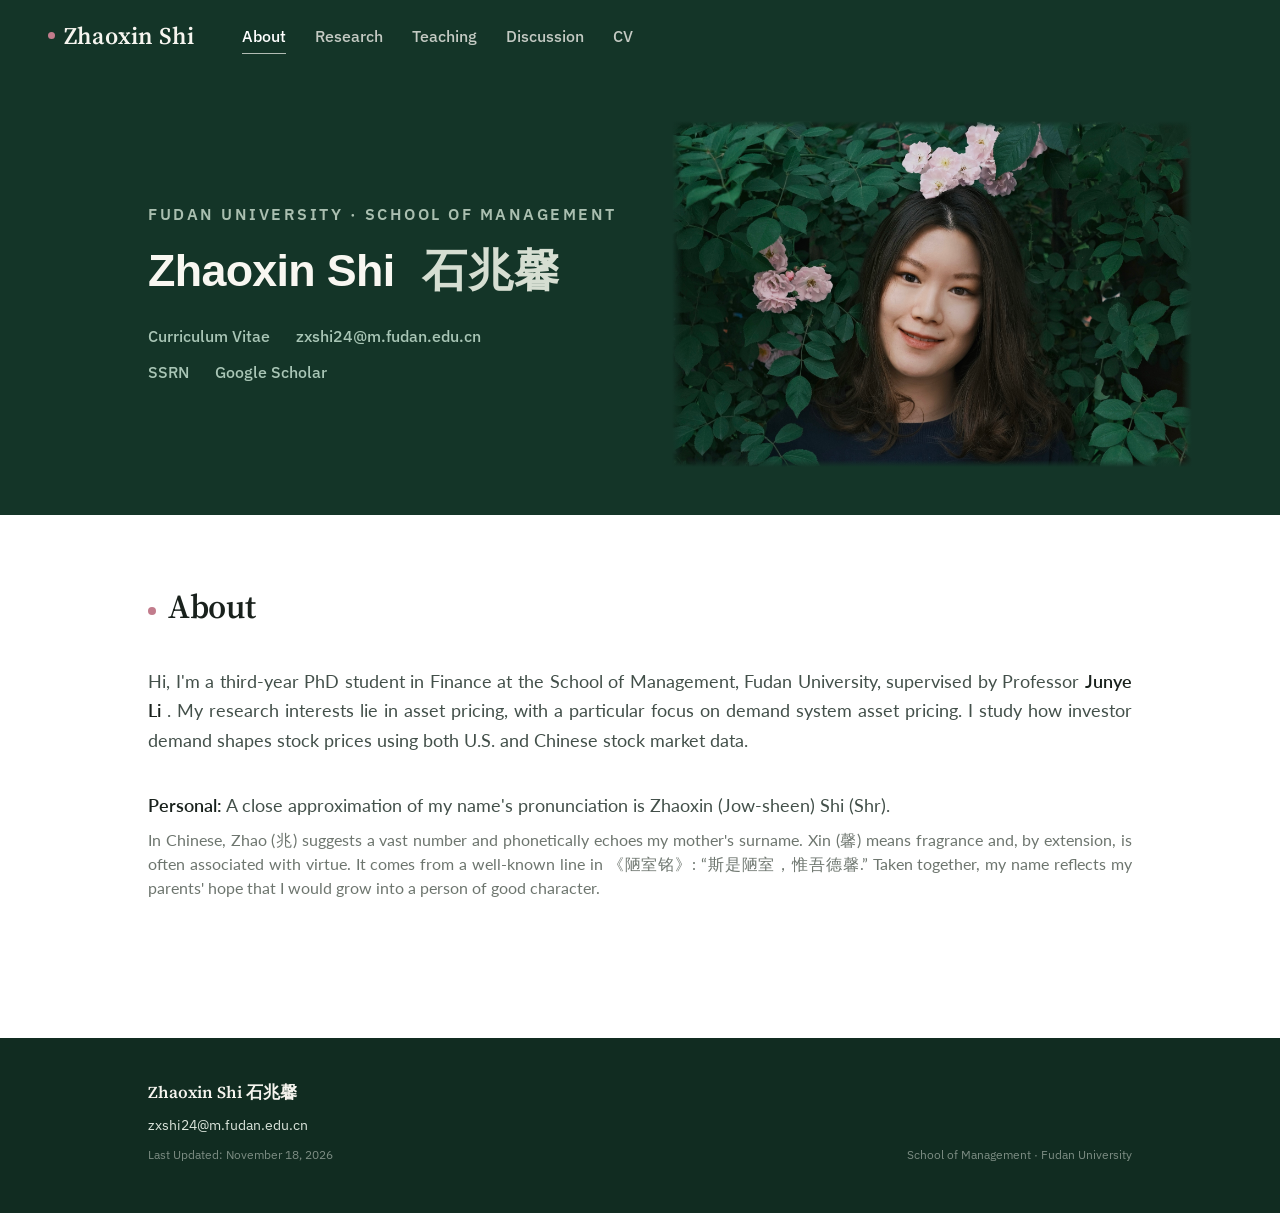
<file: index.html>
<!DOCTYPE html>

<html lang="en">

<head>

  <meta charset="UTF-8" />

  <meta
    name="viewport"
    content="width=device-width, initial-scale=1"
  />

  <title>Zhaoxin Shi</title>

  <meta
    name="description"
    content="Zhaoxin Shi is a Finance PhD student at the School of Management, Fudan University, working on demand system asset pricing."
  />

  <meta
    name="theme-color"
    content="#143528"
  />

  <meta
    property="og:type"
    content="website"
  />

  <meta
    property="og:title"
    content="Zhaoxin Shi 石兆馨"
  />

  <meta
    property="og:description"
    content="Finance PhD student at Fudan University. Research on demand system asset pricing."
  />

<link
  rel="icon"
  href="data:image/svg+xml,%3Csvg xmlns='http://www.w3.org/2000/svg' viewBox='0 0 32 32'%3E%3Ccircle cx='16' cy='16' r='16' fill='%23143528'/%3E%3Ctext x='16' y='21' text-anchor='middle' font-family='Arial,sans-serif' font-size='14' font-weight='700' fill='white'%3EZS%3C/text%3E%3C/svg%3E"
/>


  <!-- Google Fonts -->

  <link
    rel="preconnect"
    href="https://fonts.googleapis.com"
  />

  <link
    rel="preconnect"
    href="https://fonts.gstatic.com"
    crossorigin
  />

  <link
    href="https://fonts.googleapis.com/css2?family=IBM+Plex+Sans:wght@400;500;600&family=Lato:wght@300;400;700;900&family=Source+Serif+4:ital,opsz,wght@0,8..60,300;0,8..60,400;0,8..60,500;0,8..60,600;1,8..60,400&display=swap"
    rel="stylesheet"
/>


  <!-- Shared stylesheet -->

  <link
    rel="stylesheet"
    href="styles.css"
  />

</head>


<body>


<!-- =======================================================
     NAVIGATION
     ======================================================= -->

<nav
  class="nav"
  id="nav"
>

  <a
    class="nav__brand"
    href="index.html"
  >

    <span class="nav__dot"></span>

    Zhaoxin Shi

  </a>


  <div class="nav__links">

    <a
      class="active"
      href="#about"
      aria-current="page"
    >
      About
    </a>

    <a href="research.html">
      Research
    </a>

    <a href="teaching.html">
      Teaching
    </a>

    <a href="discussion.html">
      Discussion
    </a>

   <a href="/CV_ZhaoxinSHI.pdf" target="_blank" rel="noopener">
    CV
   </a>

  </div>

</nav>



<!-- =======================================================
     HERO
     ======================================================= -->
<header class="hero">
  <div class="wrap">
    <div class="hero__grid">

      <!-- LEFT: name and links -->
      <div class="hero__text">
        <div class="eyebrow hero__eyebrow">
          Fudan University · School of Management
        </div>

        <h1 class="hero__name">
          Zhaoxin Shi <span class="cn">石兆馨</span>
        </h1>

        <div class="hero__links">
          <div class="hero__linkrow">
            <a href="/CV_ZhaoxinSHI.pdf" target="_blank" rel="noopener">
              Curriculum Vitae
            </a>
            <a href="mailto:zxshi24@m.fudan.edu.cn">zxshi24@m.fudan.edu.cn</a>
          </div>

          <div class="hero__linkrow">
            <a
              href="https://papers.ssrn.com/sol3/cf_dev/AbsByAuth.cfm?per_id=5998875"
              target="_blank"
              rel="noopener"
            >SSRN</a>

            <!-- Replace the URL below with your Google Scholar profile URL. -->
            <a href="https://scholar.google.com/citations?user=KwVKZWcAAAAJ&hl=en"
               target="_blank"
               rel="noopener noreferrer">
                Google Scholar
            </a>
          </div>
        </div>
      </div>

      <!-- RIGHT: portrait -->
      <figure class="hero__figure">
        <div class="photo">
          <span class="photo__mono">ZS</span>
          <img
            src="zhaoxin_shi.JPG"
            alt="Zhaoxin Shi"
            onerror="this.style.display='none'"
          />
        </div>
      </figure>

    </div>
  </div>
</header>


<!-- =======================================================
     ABOUT
     ======================================================= -->

<main>

  <section
    id="about"
    class="section section--first"
  >

    <div class="wrap">


      <div class="section__head">

        <span class="marker"></span>

        <h2 class="section__title">
          About
        </h2>

      </div>


      <div class="about__body">

        <!-- Academic introduction -->
        <p>
          Hi, I'm a third-year PhD student in Finance at the
          School of Management, Fudan University, supervised by Professor
          <a
            href="https://junye-li.github.io/"
            target="_blank"
            rel="noopener"
          >
            <strong>Junye Li</strong>
          </a>.
         My research interests lie in asset pricing, with a particular focus on demand system asset pricing. 
          I study how investor demand shapes stock prices using both U.S. and Chinese stock market data.
        </p>
      
      
        <!-- Personal -->
        <div class="personal-block">
      
          <p>
            <strong>Personal:</strong>
            A close approximation of my name's pronunciation is
            Zhaoxin (Jow-sheen) Shi (Shr).
          </p>
      
          <p class="name-note">
            In Chinese, Zhao (兆) suggests a vast number and phonetically echoes my mother's
            surname. Xin (馨) means fragrance and, by extension, is often associated
            with virtue. It comes from a well-known line in
            《陋室铭》: “斯是陋室，惟吾德馨.” Taken together, my name reflects my
            parents' hope that I would grow into a person of good character.
          </p>
      
        </div>
      
      </div>

  </section>

</main>



<!-- =======================================================
     FOOTER
     ======================================================= -->

     <div id="site-footer"></div>



<script src="script.js"></script>

</body>

</html>
</file>
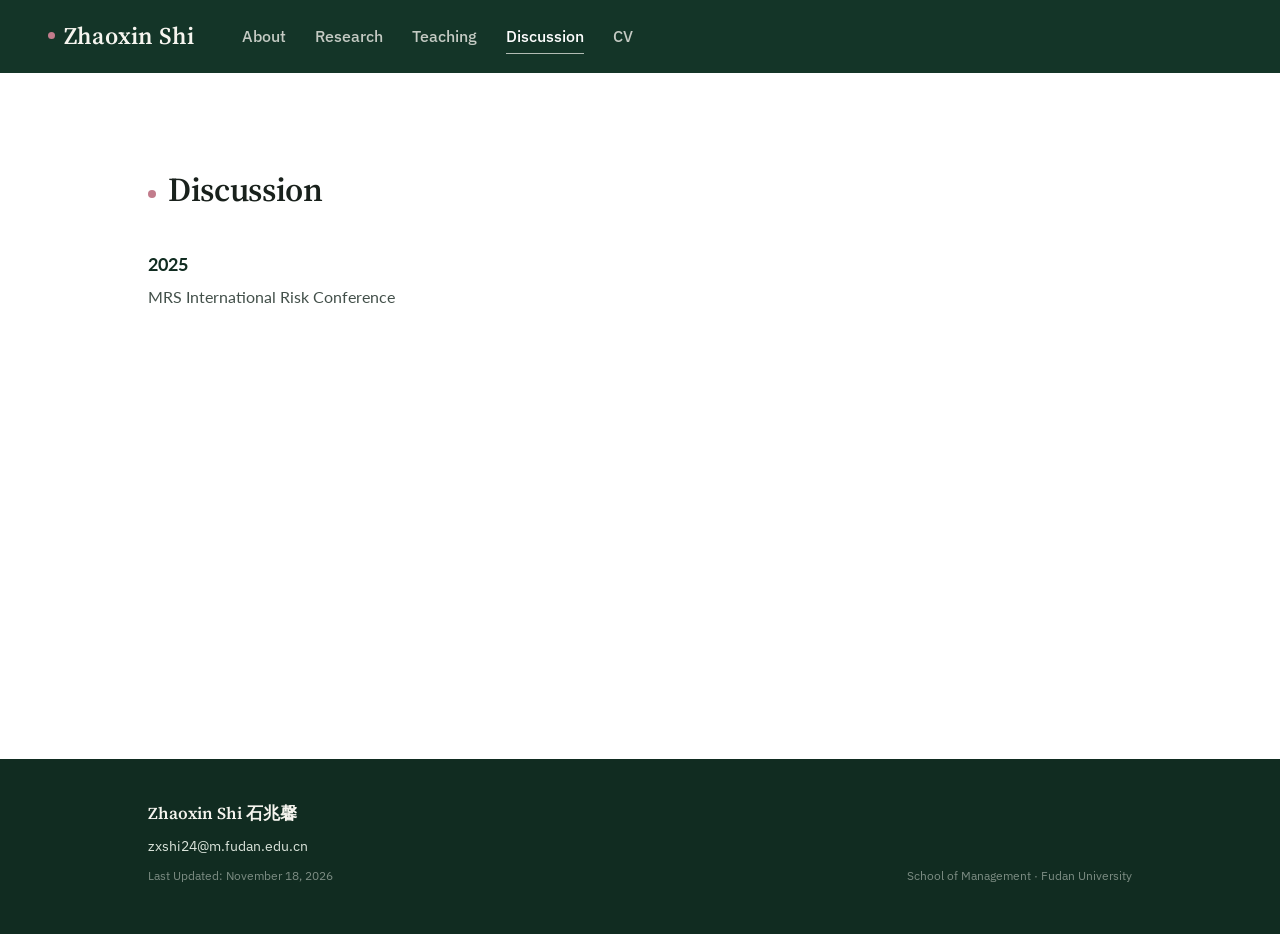
<file: discussion.html>
<!DOCTYPE html>

<html lang="en">

<head>

  <meta charset="UTF-8" />

  <meta
    name="viewport"
    content="width=device-width, initial-scale=1"
  />

  <title>Discussion | Zhaoxin Shi</title>


  <link
    rel="preconnect"
    href="https://fonts.googleapis.com"
  />

  <link
    rel="preconnect"
    href="https://fonts.gstatic.com"
    crossorigin
  />

  <link
  rel="icon"
  href="data:image/svg+xml,%3Csvg xmlns='http://www.w3.org/2000/svg' viewBox='0 0 32 32'%3E%3Ccircle cx='16' cy='16' r='16' fill='%23143528'/%3E%3Ctext x='16' y='21' text-anchor='middle' font-family='Arial,sans-serif' font-size='14' font-weight='700' fill='white'%3EZS%3C/text%3E%3C/svg%3E"
/>


  <link
    href="https://fonts.googleapis.com/css2?family=IBM+Plex+Sans:wght@400;500;600&family=Lato:wght@300;400;700;900&family=Source+Serif+4:ital,opsz,wght@0,8..60,300;0,8..60,400;0,8..60,500;0,8..60,600;1,8..60,400&display=swap"
    rel="stylesheet"
/>

  <link
    rel="stylesheet"
    href="styles.css"
  />

</head>


<body>


<nav class="nav nav--page">

  <a
    class="nav__brand"
    href="index.html"
  >

    <span class="nav__dot"></span>

    Zhaoxin Shi

  </a>


  <div class="nav__links">

    <a href="index.html#about">
      About
    </a>

    <a href="research.html">
      Research
    </a>

    <a href="teaching.html">
      Teaching
    </a>

    <a
      class="active"
      href="discussion.html"
      aria-current="page"
    >
      Discussion
    </a>

    <a href="/CV_ZhaoxinSHI.pdf" target="_blank" rel="noopener">
      CV
    </a>

  </div>

</nav>


<main class="page">

    <div class="wrap">
  
      <!-- Same format as About -->
      <div class="section__head">
        <span class="marker"></span>
        <h1 class="section__title">Discussion</h1>
      </div>
  
  
      <div class="discussion-list">
  
        <div class="discussion-year">
          2025
        </div>
  
        <p class="discussion-item">
          MRS International Risk Conference
        </p>
  
      </div>
  
    </div>
  
  </main>


<!-- FOOTER -->
<div id="site-footer"></div>


<script src="script.js"></script>

</body>

</html>
</file>
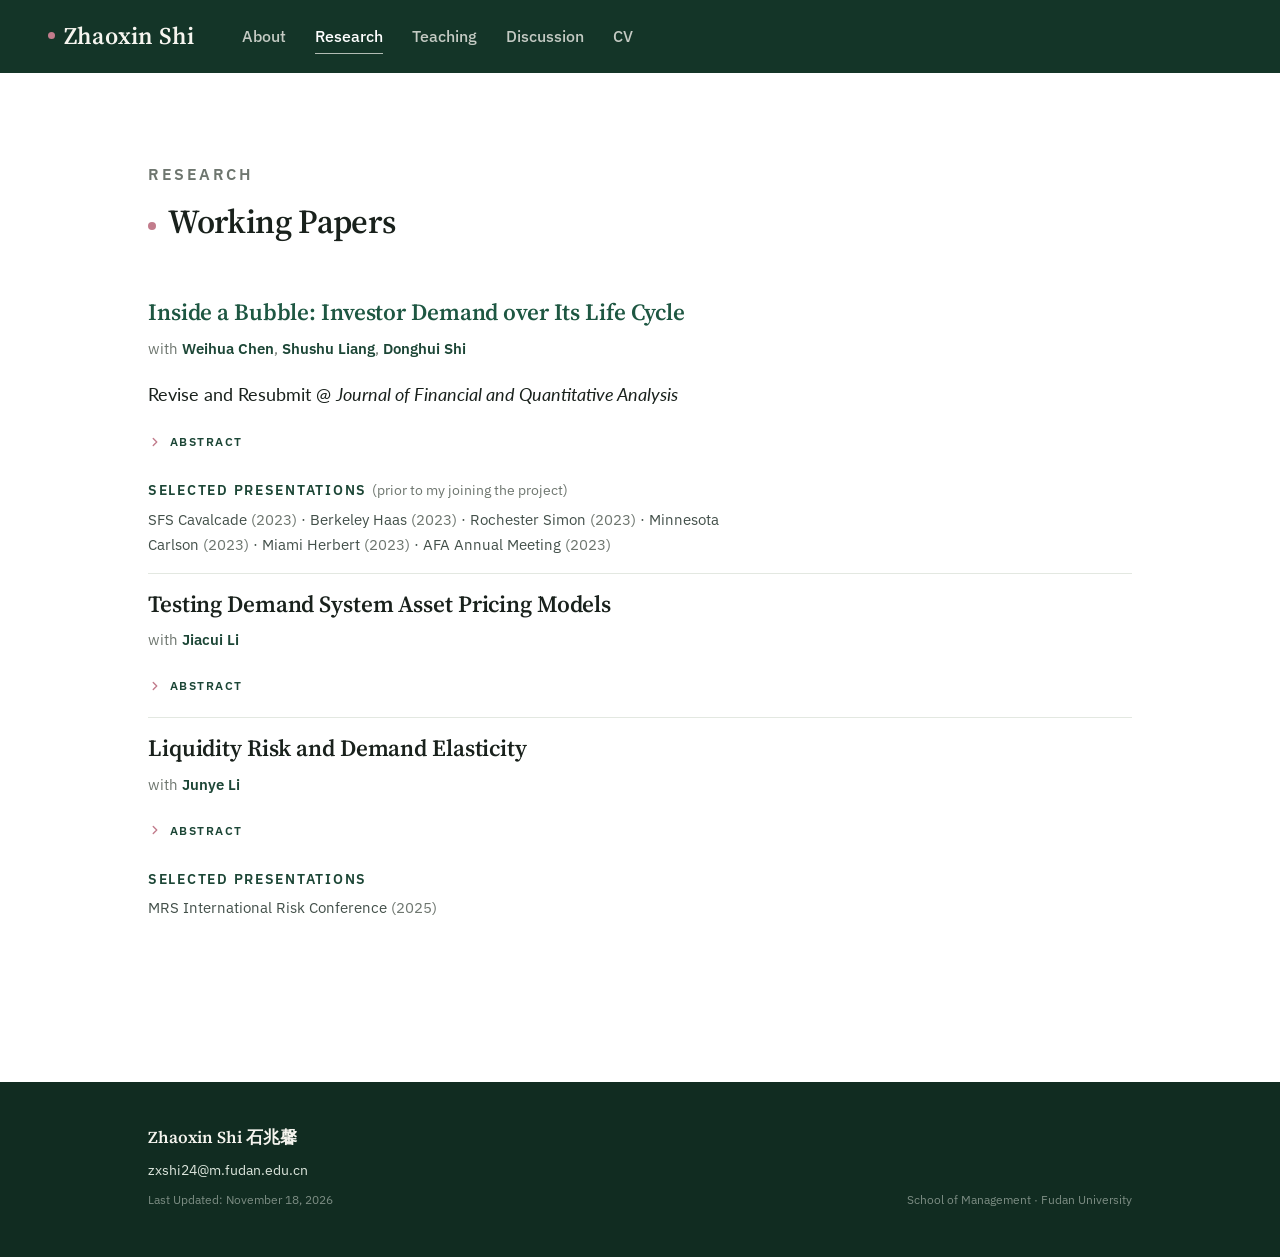
<file: research.html>
<!DOCTYPE html>

<html lang="en">

<head>

  <meta charset="UTF-8" />

  <meta
    name="viewport"
    content="width=device-width, initial-scale=1"
  />

  <title>Research | Zhaoxin Shi</title>

  <meta
    name="description"
    content="Research by Zhaoxin Shi in demand system asset pricing, liquidity, and asset price bubbles."
  />


  <link
    rel="preconnect"
    href="https://fonts.googleapis.com"
  />

  <link
    rel="preconnect"
    href="https://fonts.gstatic.com"
    crossorigin
  />

   <link
  rel="icon"
  href="data:image/svg+xml,%3Csvg xmlns='http://www.w3.org/2000/svg' viewBox='0 0 32 32'%3E%3Ccircle cx='16' cy='16' r='16' fill='%23143528'/%3E%3Ctext x='16' y='21' text-anchor='middle' font-family='Arial,sans-serif' font-size='14' font-weight='700' fill='white'%3EZS%3C/text%3E%3C/svg%3E"
/>


  <link
    href="https://fonts.googleapis.com/css2?family=IBM+Plex+Sans:wght@400;500;600&family=Lato:wght@300;400;700;900&family=Source+Serif+4:ital,opsz,wght@0,8..60,300;0,8..60,400;0,8..60,500;0,8..60,600;1,8..60,400&display=swap"
    rel="stylesheet"
/>

  <link
    rel="stylesheet"
    href="styles.css"
  />

</head>


<body>


<!-- NAVIGATION -->

<nav class="nav nav--page">

  <a
    class="nav__brand"
    href="index.html"
  >

    <span class="nav__dot"></span>

    Zhaoxin Shi

  </a>


  <div class="nav__links">

    <a href="index.html#about">
      About
    </a>

    <a
      class="active"
      href="research.html"
      aria-current="page"
    >
      Research
    </a>

    <a href="teaching.html">
      Teaching
    </a>

    <a href="discussion.html">
      Discussion
    </a>

    <a href="/CV_ZhaoxinSHI.pdf" target="_blank" rel="noopener">
      CV
    </a>

  </div>

</nav>



<!-- PAGE -->

<main class="page">

  <div class="wrap">


    <div class="page__head">

      <div class="eyebrow page__eyebrow">
        Research
      </div>

      <div class="section__head">
        <span class="marker"></span>
        <h1 class="section__title">Working Papers</h1>
      </div>

    </div>



    <div class="papers">


      <!-- =================================================
           PAPER 1
           ================================================= -->

      <article class="paper">

        <h2 class="paper__title">
            <a
                href="https://papers.ssrn.com/sol3/papers.cfm?abstract_id=4449905"
                target="_blank"
                rel="noopener"
            >
                Inside a Bubble: Investor Demand over Its Life Cycle
            </a>
          </h2>


          <p class="paper__authors">
            with
            <span class="author-name">Weihua Chen</span>,
            <span class="author-name">Shushu Liang</span>,
            <span class="author-name">Donghui Shi</span>
          </p>

        <p>
            Revise and Resubmit @ <em>Journal of Financial and Quantitative Analysis</em>
        </p>


        <!-- ABSTRACT -->

        <div class="field">

          <details class="abstract">

            <summary>

              <svg
                class="chev"
                viewBox="0 0 24 24"
                fill="none"
                stroke="currentColor"
                stroke-width="2.4"
                stroke-linecap="round"
                stroke-linejoin="round"
              >

                <path d="m9 18 6-6-6-6"/>

              </svg>

              Abstract

            </summary>


            <p class="field__text">

            What is the relative importance of different bubble mechanisms over the life cycle of a bubble? Using account-level data covering 18 million retail accounts and all institutions at a major stock exchange and a demand system adapted to the Chinese market, we find that the 2015 stock market bubble begins with changes in stock characteristics. Both decomposition and counterfactual analyses show that retail trading —through new investor participation and leveraged trading —plays an important role during the bubble boom-bust. Our results accord with the classic narrative of Kindleberger (1978) and offer insights into other bubble episodes.

            </p>

          </details>

        </div>



        <!-- PRESENTATIONS -->

        <div class="field">

          <span class="label field__label">

            Selected presentations

            <span
              style="
                font-weight:400;
                text-transform:none;
                letter-spacing:0;
                color:var(--muted);
              "
            >
              (prior to my joining the project)
            </span>

          </span>


          <p class="conf">

            SFS Cavalcade
            <span class="yr">(2023)</span>

            · Berkeley Haas
            <span class="yr">(2023)</span>

            · Rochester Simon
            <span class="yr">(2023)</span>

            · Minnesota Carlson
            <span class="yr">(2023)</span>

            · Miami Herbert
            <span class="yr">(2023)</span>

            · AFA Annual Meeting
            <span class="yr">(2023)</span>

          </p>

        </div>

      </article>


     <!-- =================================================
           PAPER 2
           ================================================= -->

      <article class="paper">

        <h2 class="paper__title">
          Testing Demand System Asset Pricing Models
        </h2>


          <p class="paper__authors">
            with <span class="author-name">Jiacui Li</span>
          </p>



        <!-- ABSTRACT -->

        <div class="field">

          <details class="abstract">

            <summary>

              <svg
                class="chev"
                viewBox="0 0 24 24"
                fill="none"
                stroke="currentColor"
                stroke-width="2.4"
                stroke-linecap="round"
                stroke-linejoin="round"
              >

                <path d="m9 18 6-6-6-6"/>

              </svg>

              Abstract

            </summary>


            <p class="field__text">

             We provide the first systematic out-of-sample evaluation of demand system asset pricing
models, with a particular focus on the Koijen and Yogo (2019) model in U.S. stocks. When
comparing model-implied elasticities with price multipliers estimated from plausibly exogenous 
              shocks, we find that the two match well in time-series variation and in part in their
variation across stocks. When estimating the model on a subset of the data and evaluating
              out of sample, we find that the model outperforms reduced-form models in explaining
price levels and changes. When sequentially reducing the richness of data inputs or relaxing
model restrictions, we find that most of the improvement comes from incorporating holdings
data, while imposing additional model structure yields smaller gains. These tests help identify
              room for improvement and provide empirical benchmarks for evaluating future demand system models.

            </p>

          </details>

        </div>


      </article>



      <!-- =================================================
           PAPER 3
           ================================================= -->

      <article class="paper">

        <h2 class="paper__title">
          Liquidity Risk and Demand Elasticity
        </h2>


          <p class="paper__authors">
            with <span class="author-name">Junye Li</span>
          </p>



        <!-- ABSTRACT -->

        <div class="field">

          <details class="abstract">

            <summary>

              <svg
                class="chev"
                viewBox="0 0 24 24"
                fill="none"
                stroke="currentColor"
                stroke-width="2.4"
                stroke-linecap="round"
                stroke-linejoin="round"
              >

                <path d="m9 18 6-6-6-6"/>

              </svg>

              Abstract

            </summary>


            <p class="field__text">

              Building on the recently developed demand system
              asset pricing theory, we offer a novel
              explanation for liquidity risk from the
              perspective of investor demand. Using demand
              elasticity as a proxy of investor demand, we
              theoretically establish a negative relationship
              between demand elasticity and liquidity risk,
              which is subsequently supported by empirical
              evidence. Our findings show that liquidity risk,
              measured by the bid-ask spread or Amihud
              illiquidity, decreases monotonically as demand
              elasticity increases, and this relationship
              remains robust to various controls. Furthermore,
              we demonstrate that demand elasticity, as a key
              driver of liquidity risk, exhibits robust
              predictive power for stock returns, compared to
              traditional liquidity risk measures.

            </p>

          </details>

        </div>



        <!-- PRESENTATIONS -->

        <div class="field">

          <span class="label field__label">
            Selected presentations
          </span>


          <p class="conf">

            MRS International Risk Conference

            <span class="yr">
              (2025)
            </span>

          </p>

        </div>


      </article>


    </div>


  </div>

</main>



<!-- FOOTER -->

<div id="site-footer"></div>


<script src="script.js"></script>

</body>

</html>
</file>
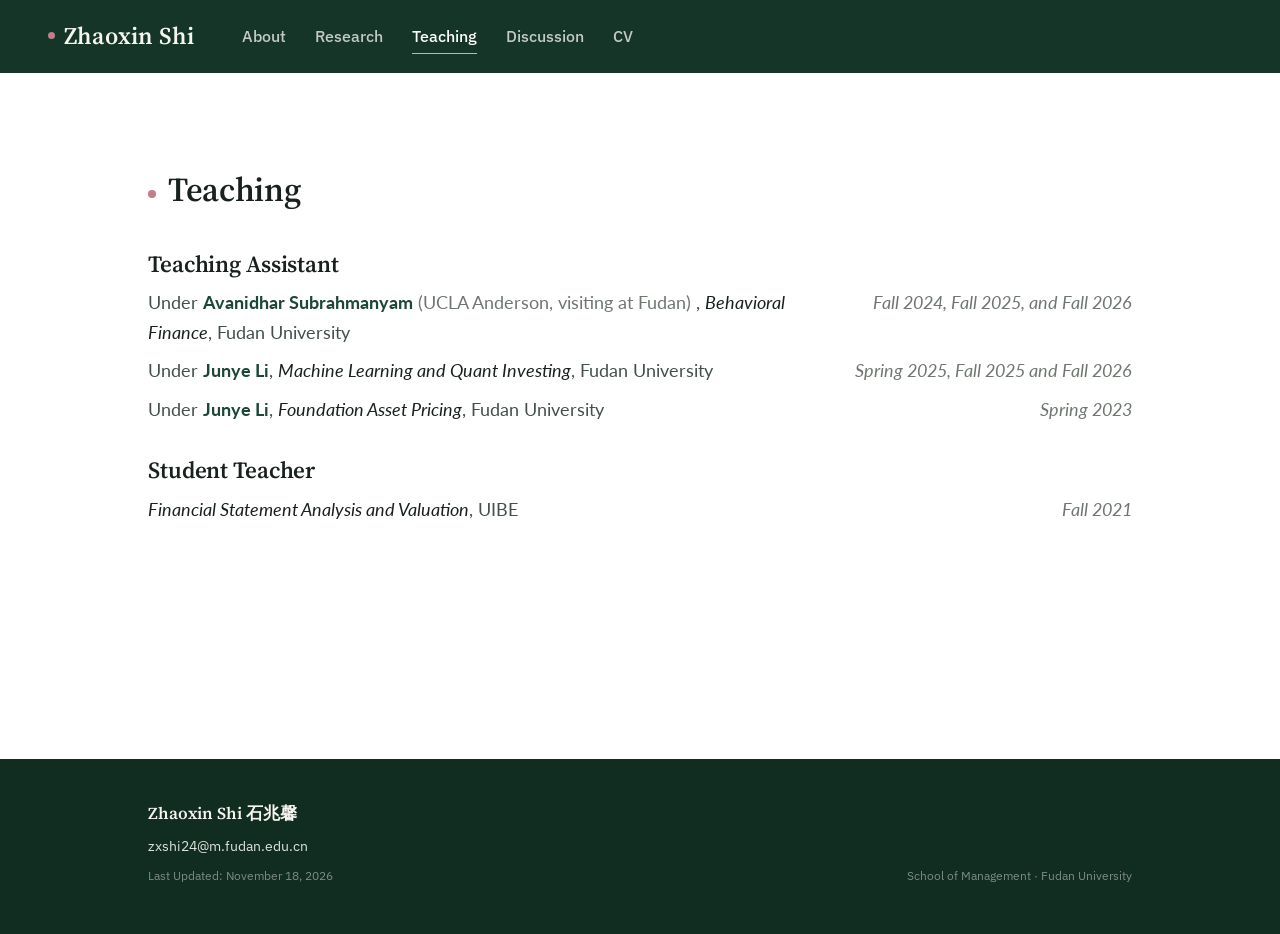
<file: teaching.html>
<!DOCTYPE html>

<html lang="en">

<head>

  <meta charset="UTF-8" />

  <meta
    name="viewport"
    content="width=device-width, initial-scale=1"
  />

  <title>Teaching | Zhaoxin Shi</title>


  <link
    rel="preconnect"
    href="https://fonts.googleapis.com"
  />

  <link
    rel="preconnect"
    href="https://fonts.gstatic.com"
    crossorigin
  />

 <link
  rel="icon"
  href="data:image/svg+xml,%3Csvg xmlns='http://www.w3.org/2000/svg' viewBox='0 0 32 32'%3E%3Ccircle cx='16' cy='16' r='16' fill='%23143528'/%3E%3Ctext x='16' y='21' text-anchor='middle' font-family='Arial,sans-serif' font-size='14' font-weight='700' fill='white'%3EZS%3C/text%3E%3C/svg%3E"
/>


  <link
    href="https://fonts.googleapis.com/css2?family=IBM+Plex+Sans:wght@400;500;600&family=Lato:wght@300;400;700;900&family=Source+Serif+4:ital,opsz,wght@0,8..60,300;0,8..60,400;0,8..60,500;0,8..60,600;1,8..60,400&display=swap"
    rel="stylesheet"
/>

  <link
    rel="stylesheet"
    href="styles.css"
  />

</head>


<body>


<nav class="nav nav--page">

  <a
    class="nav__brand"
    href="index.html"
  >

    <span class="nav__dot"></span>

    Zhaoxin Shi

  </a>


  <div class="nav__links">

    <a href="index.html#about">
      About
    </a>

    <a href="research.html">
      Research
    </a>

    <a
      class="active"
      href="teaching.html"
      aria-current="page"
    >
      Teaching
    </a>

    <a href="discussion.html">
      Discussion
    </a>

    <a href="/CV_ZhaoxinSHI.pdf" target="_blank" rel="noopener">
      CV
    </a>

  </div>

</nav>



<main class="page">

    <div class="wrap">
  
      <!-- Same heading format as About -->
      <div class="section__head">
        <span class="marker"></span>
        <h1 class="section__title">Teaching</h1>
      </div>
  
  
      <div class="teaching">
  
  
        <!-- Teaching Assistant -->
        <section class="teaching__group">
  
            <h2 class="paper__title teaching__heading">
                Teaching Assistant
              </h2>
  
  
          <div class="teaching__row">
  
            <div class="teaching__description">
              Under <strong>Avanidhar Subrahmanyam</strong>
              <span class="teaching__affiliation">
                (UCLA Anderson, visiting at Fudan)
              </span>,
              <em>Behavioral Finance</em>, Fudan University
            </div>
  
            <div class="teaching__date">
              Fall 2024, Fall 2025, and Fall 2026
            </div>
  
          </div>
  
  
          <div class="teaching__row">
  
            <div class="teaching__description">
              Under <strong>Junye Li</strong>,
              <em>Machine Learning and Quant Investing</em>,
              Fudan University
            </div>
  
            <div class="teaching__date">
              Spring 2025, Fall 2025 and Fall 2026
            </div>
  
          </div>
  
  
          <div class="teaching__row">
  
            <div class="teaching__description">
              Under <strong>Junye Li</strong>,
              <em>Foundation Asset Pricing</em>,
              Fudan University
            </div>
  
            <div class="teaching__date">
              Spring 2023
            </div>
  
          </div>
  
        </section>
  
        
  
        <!-- Student Teacher -->
        <section class="teaching__group">
  
            <h2 class="paper__title teaching__heading">
                Student Teacher
              </h2>
  
  
          <div class="teaching__row">
  
            <div class="teaching__description">
              <em>Financial Statement Analysis and Valuation</em>,
              UIBE
            </div>
  
            <div class="teaching__date">
              Fall 2021
            </div>
  
          </div>
  
        </section>
  
  
      </div>
  
    </div>
  
  </main>


<!-- FOOTER -->
<div id="site-footer"></div>


<script src="script.js"></script>

</body>

</html>
</file>
<file: styles.css>
/* =========================================================
   FONTS / COLORS / GLOBAL SETTINGS
   ========================================================= */

   :root{
    --paper:#FFFFFF;
    --paper-2:#F4F6F2;
  
    --ink:#19211C;
    --ink-soft:#43504A;
    --muted:#6E766F;
  
    --green:#1C4636;
    --green-deep:#112C21;
    --green-lit:#2C6B50;
  
    --link:#1E5742;
    --line:#E3E8E1;
  
    --rose:#C27C8C;
    --rose-soft:#E1BFC8;
  
    /* English name */
    --name-font:"Verdana", Arial, sans-serif;

    /* Body font */
    --body-font:"Lato", Arial, sans-serif;
  
    /* Main serif */
    --serif:"Source Serif 4", Georgia, "Lato", serif;
  
    /* Navigation / labels */
    --sans:"IBM Plex Sans", system-ui, -apple-system,
           "Segoe UI", Roboto, sans-serif;
  
    --measure:66ch;
    --maxw:1080px;
  }
  
  
  /* =========================================================
     GLOBAL
     ========================================================= */
  
  *{
    box-sizing:border-box;
  }
  
  html{
    scroll-behavior:smooth;
  }
  
  body{
    margin:0;
  
    background:var(--paper);
    color:var(--ink);
  
    font-family:var(--body-font);
    font-size:18px;
    line-height:1.65;
  
    -webkit-font-smoothing:antialiased;
    text-rendering:optimizeLegibility;
  }
  
  a{
    color:var(--link);
    text-decoration:none;
  }
  
  ::selection{
    background:var(--rose-soft);
    color:var(--green-deep);
  }
  
  
  /* =========================================================
     GENERAL WRAPPER
     ========================================================= */
  
  .wrap{
    max-width:var(--maxw);
    margin:0 auto;
    padding:0 clamp(1.25rem,5vw,3rem);
  }
  
  
  /* =========================================================
     SMALL LABELS
     ========================================================= */
  
  .eyebrow{
    font-family:var(--sans);
  
    font-size:.98rem;
    font-weight:600;
  
    letter-spacing:.16em;
    text-transform:uppercase;
  
    color:var(--muted);
  }
  
  .label{
    font-family:var(--sans);
  
    font-size:.9rem;
    font-weight:600;
  
    letter-spacing:.12em;
    text-transform:uppercase;
  
    color:var(--green);
  }
  
  
  /* =========================================================
     NAVIGATION
     ========================================================= */
  
  .nav{
    position:sticky;
    top:0;
    z-index:50;
  
    display:flex;
    align-items:center;
    justify-content:flex-start;
  
    padding:1rem clamp(1.25rem,5vw,3rem);
  
    background:#143528;
  
    border-bottom:1px solid transparent;
  
    transition:
      background .35s ease,
      border-color .35s ease;
  }
  
  
  /* -------- name at left -------- */
  
  .nav__brand{
    display:flex;
    align-items:center;
    gap:.55rem;
  
    flex:0 0 auto;
  
    font-family:var(--serif);
    font-size:1.5rem;
    font-weight:600;
  
    letter-spacing:.01em;
  
    color:#F6F5EF;
  
    transition:color .35s ease;
  }
  
  .nav__dot{
    width:7px;
    height:7px;
  
    border-radius:50%;
  
    background:var(--rose);
  
    display:inline-block;
    flex:0 0 auto;
  }
  
  
  /* -------- navigation links -------- */
  
  .nav__links{
    display:flex;
    align-items:center;
  
    gap:1.8rem;
  
    margin-left:3rem;
  
    font-family:var(--sans);
    font-size:1rem;
    font-weight:500;
  }
  
  .nav__links a{
    position:relative;
  
    padding:.15rem 0;
  
    color:rgba(246,245,239,.78);
  
    transition:color .25s ease;
  }
  
  .nav__links a::after{
    content:"";
  
    position:absolute;
  
    left:0;
    bottom:-3px;
  
    width:0;
    height:1.5px;
  
    background:rgba(246,245,239,.7);
  
    transition:width .25s ease;
  }
  
  .nav__links a:hover{
    color:#FFFFFF;
  }
  
  .nav__links a:hover::after{
    width:100%;
  }
  
  
  /* -------- current page -------- */
  
  .nav__links a.active::after{
    width:100%;
  }
  
  .nav__links a.active{
    color:#FFFFFF;
  }
  
  
  /* =========================================================
     HOME NAVIGATION AFTER SCROLLING
     ========================================================= */
  
  .nav.scrolled{
    background:rgba(252,252,250,.92);
  
    backdrop-filter:saturate(140%) blur(10px);
  
    border-bottom:1px solid var(--line);
  }
  
  .nav.scrolled .nav__brand{
    color:var(--ink);
  }
  
  .nav.scrolled .nav__links a{
    color:var(--ink-soft);
  }
  
  .nav.scrolled .nav__links a:hover{
    color:var(--green);
  }
  
  .nav.scrolled .nav__links a::after{
    background:var(--green);
  }
  
  .nav.scrolled .nav__links a.active{
    color:var(--green);
  }
  
  /* =========================================================
     HOME HERO
     ========================================================= */
  
  .hero{
    padding:clamp(2rem,4vw,3rem) 0 clamp(2.25rem,4vw,3rem);
    background:#143528;
    position:relative;
    overflow:hidden;
  
    /* local colors on the dark hero */
    --line:rgba(246,245,239,.22);
    --ink-soft:#D6DED2;
    --muted:#AABFB0;
    --green:#A9C6B6;
  }
  
  /*
    The hero gets a wider canvas for the portrait, while the text column
    remains capped. This makes the photo larger WITHOUT making the name/
    title column wider.
  */
  .hero .wrap{
    max-width:1080px;
    position:relative;
    z-index:1;
  }
  
  .hero__grid{
    display:grid;
    grid-template-columns:minmax(460px,520px) minmax(520px,1fr);
    gap:clamp(2.5rem,5vw,5rem);
    align-items:center;
  }
  
  .hero__text{
    min-width:0;
    max-width:520px;
  }
  
  /* -------- university line -------- */
  
  .hero__eyebrow{
    margin-bottom:1.15rem;
    white-space:nowrap;
  }
  
  /* -------- main name -------- */
  
  .hero__name{
    font-family:var(--name-font);
    font-weight:600;
    font-size:clamp(2.35rem,3.5vw,3.35rem);
    line-height:1.08;
    letter-spacing:-.015em;
    white-space:nowrap;
    margin:0;
    color:#F8F7F1;
  }
  
  /* Chinese name: bold Kaiti */
  .hero__name .cn{
    font-family:"PingFang SC", "Microsoft YaHei", "Noto Sans SC", serif;
    font-weight:700;
    color:var(--ink-soft);
    margin-left:.35em;
    letter-spacing:.02em;
  }
  
  /* -------- plain-text academic/contact links -------- */
  
  .hero__links{
    display:flex;
    flex-direction:column;
    align-items:flex-start;
    gap:.5rem;
    margin-top:1.7rem;
    font-family:var(--sans);
    font-size:1rem;
    font-weight:500;
  }
  
  .hero__linkrow{
    display:flex;
    flex-wrap:wrap;
    align-items:center;
    gap:1.65rem;
  }
  
  .hero__links a{
    color:#A9C6B6;
    padding:.05rem 0;
    transition:color .2s ease;
  }
  
  .hero__links a:hover{
    color:#FFFFFF;
  }
  
  /* =========================================================
     HERO PHOTO
     ========================================================= */
  
  .hero__figure{
    position:relative;
    margin:0;
    width:100%;
    min-width:0;
    align-self:center;
    justify-self:start;
  }
  
  .photo{
    position:relative;
    z-index:1;
  
    /* intentionally larger than its grid column */
    width:100%;
    max-width:760px;
    aspect-ratio:3/2;
  
    overflow:hidden;
    border:none;
    border-radius:0;
    box-shadow:none;
    background:#143528;
  }
  
  .photo img{
    position:absolute;
    inset:0;
    width:100%;
    height:100%;
    object-fit:cover;
  }
  
  /* subtle fade from the four edges, not from the center */
  .photo::before{
    content:"";
    position:absolute;
    inset:0;
    z-index:2;
    pointer-events:none;
    background:
      linear-gradient(
        to right,
        #143528 0%,
        transparent 2%,
        transparent 98%,
        #143528 100%
      ),
      linear-gradient(
        to bottom,
        #143528 0%,
        transparent 2%,
        transparent 98%,
        #143528 100%
      );
  }
  
  .photo__mono{
    position:absolute;
    inset:0;
    display:grid;
    place-items:center;
    font-family:var(--serif);
    font-weight:300;
    font-size:3.6rem;
    color:#FFFFFF;
    letter-spacing:.04em;
  }
  
  
  /* =========================================================
     HOME ABOUT SECTION
     ========================================================= */
  
  section{
    scroll-margin-top:84px;
  }
  
  .section{
    padding:clamp(3rem,5vw,4.5rem) 0;
  
    border-top:1px solid var(--line);
  }
  
  .section--first{
    border-top:none;
  }
  
  .section__head{
    display:flex;
  
    align-items:baseline;
  
    gap:.75rem;
  
    margin-bottom:2rem;
  }
  
  .section__head .marker{
    width:8px;
    height:8px;
  
    border-radius:50%;
  
    background:var(--rose);
  
    transform:translateY(-3px);
  
    flex:0 0 auto;
  }
  
  .section__title{
    font-family:var(--serif);
  
    font-weight:600;
  
    font-size:clamp(1.7rem,3vw,2.1rem);
  
    letter-spacing:-.01em;
  
    margin:0;
  
    color:var(--ink);
  }
  
  
  /* -------- about text -------- */
  
  .about__body{
    max-width:none;
    width:100%;

    text-align:justify;
  
    font-size:1.12rem;
  
    color:var(--ink-soft);
  }
  
  .about__body p{
    margin:0 0 1.1rem;
  }
  
  .about__body strong{
    color:var(--ink);
  
    font-weight:600;
  }

  .personal-block{
    margin-top:2.2rem;
  }
  
  .personal-block > p:first-child{
    margin-bottom:.5rem;
  }

  .name-note{
    font-size:1rem;
    line-height:1.5;
    color:var(--muted);
    max-width:none;
  }
  
  
  /* -------- research interest tags -------- */
  
  .interests{
    display:flex;
    flex-wrap:wrap;
    gap:.5rem;
    margin-top:1.6rem;
  
    max-width:none;
    width:100%;
  }
  
  .tag{
    font-family:var(--sans);
  
    font-size:.82rem;
    font-weight:500;
  
    color:var(--ink-soft);
  
    padding:.36rem .78rem;
  
    border-radius:4px;
  
    background:var(--paper-2);
  
    border:1px solid var(--line);
  }
  
  
  /* =========================================================
     SECONDARY PAGE LAYOUT
     ========================================================= */
  
  .page{
    padding:clamp(3rem,7vw,6rem) 0;
  
    min-height:70vh;
  }
  
  .page__head{
    margin-bottom:1.8rem;
  }
  
  .page__eyebrow{
    margin-bottom:.4rem;
  }
  
  .page__title{
    font-family:var(--serif);
  
    font-size:clamp(2.2rem,4vw,3.2rem);
  
    font-weight:600;
  
    line-height:1.15;
  
    letter-spacing:-.015em;
  
    margin:0;
  
    color:var(--ink);
  }
  
  .page__intro{
    max-width:var(--measure);
  
    margin-top:1rem;
  
    font-size:1.1rem;
  
    color:var(--ink-soft);
  }
  
  .page__content{
    max-width:var(--measure);
  }
  
  
  /* =========================================================
     RESEARCH / PAPER CARDS
     ========================================================= */
  
     .papers{
        display:flex;
        flex-direction:column;
        gap:0;
      }
  
  .paper{
    background:transparent;
    border:none;
    border-radius:0;
  
    padding:1.6rem 0;
  }
  
  /* horizontal line between papers */
  .paper + .paper{
    border-top:1px solid var(--line);
  }
  
  
  /* -------- paper status -------- */
  
  .paper__status{
    display:inline-flex;
  
    align-items:center;
  
    gap:.45rem;
  
    font-family:var(--sans);
  
    font-size:.75rem;
    font-weight:600;
  
    letter-spacing:.1em;
  
    text-transform:uppercase;
  
    color:var(--rose);
  
    margin-bottom:.85rem;
  }
  
  .paper__status .dot{
    width:6px;
    height:6px;
  
    border-radius:50%;
  
    background:var(--rose);
  }
  
  
  /* -------- title and authors -------- */
  
  .paper__title{
    font-family:var(--serif);
  
    font-weight:600;
  
    font-size:1.45rem;
  
    line-height:1.28;
  
    margin:0 0 .5rem;
  
    color:var(--ink);
  
    letter-spacing:-.005em;
  }
  
  .paper__authors{
    font-family:var(--sans);
    font-size:.95rem;
    color:var(--muted);
    margin:0 0 1.2rem;
  }
  
  .paper__authors .author-name{
    color:var(--green);
    font-weight:600;
  }
  
  .paper__authors .me{
    color:var(--green);
  
    font-weight:600;
  }
  
  
  /* -------- fields inside paper -------- */
  
  .field{
    padding-top:0.3rem;
    margin-top:0.3rem;
    border-top:none;
  }
  
  .field:first-of-type{
    padding-top:0;
    margin-top:0;
  }
  
  .field__label{
    display:block;
  
    margin-bottom:.5rem;
  }
  
  .field__text{
    font-size:1.03rem;
    color:var(--ink-soft);
  
    width:100%;
    max-width:none;

    text-align:justify;
  
    margin:0;
  }
  
  
  /* -------- expandable abstract -------- */
  
  details.abstract{
    margin:0;
  }
  
  details.abstract > summary{
    list-style:none;
  
    cursor:pointer;
  
    display:inline-flex;
  
    align-items:center;
  
    gap:.5rem;
  
    font-family:var(--sans);
  
    font-size:.78rem;
    font-weight:600;
  
    letter-spacing:.12em;
  
    text-transform:uppercase;
  
    color:var(--green);
  
    user-select:none;
  }
  
  details.abstract > summary::-webkit-details-marker{
    display:none;
  }
  
  details.abstract > summary .chev{
    width:14px;
    height:14px;
  
    transition:transform .25s ease;
  
    color:var(--rose);
  }
  
  details.abstract[open] > summary .chev{
    transform:rotate(90deg);
  }
  
  details.abstract .field__text{
    margin-top:.7rem;
  }
  
  
  /* -------- conferences -------- */
  
  .conf{
    font-family:var(--sans);
  
    font-size:.95rem;
  
    color:var(--ink-soft);
  
    max-width:var(--measure);
  
    margin:0;
  }
  
  .conf .yr{
    color:var(--muted);
  }
  
    /* -------- overall format ---------*/
    .page__head{
        margin-bottom:1.5rem;
      }
      
      .paper{
        background:transparent;
        border:none;
        border-radius:0;
        padding:1rem 0;
      }
      
      .paper + .paper{
        border-top:1px solid var(--line);
      }
      
      .field{
        padding-top:.65rem;
        margin-top:.65rem;
        border-top:none;
      }
      
      .field:first-of-type{
        padding-top:0;
        margin-top:.45rem;
      }
      
      .field__label{
        margin-bottom:.3rem;
      }
      
      details.abstract .field__text{
        margin-top:.45rem;
      }

    /* =========================================================
   TEACHING
   ========================================================= */

.teaching{
    width:100%;
  }
  
  .teaching__group{
    margin-top:2rem;
  }
  
  .teaching__group:first-child{
    margin-top:0;
  }
  
  .teaching__category{
    display:inline-block;
  
    margin:0 0 .8rem;
  
    font-family:var(--body-font);
    font-size:1.05rem;
    font-weight:700;
  
    color:var(--ink);
  
    border-bottom:1px solid var(--ink);
  }
  
  .teaching__row{
    display:grid;
    grid-template-columns:minmax(0,1fr) auto;
  
    gap:2rem;
  
    align-items:baseline;
  
    margin:.55rem 0;
  }
  
  .teaching__description{
    color:var(--ink-soft);
  }
  
  .teaching__description strong{
    color:var(--green);
    font-weight:700;
  }
  
  .teaching__description em{
    color:var(--ink);
  }
  
  .teaching__affiliation{
    color:var(--muted);
  }
  
  .teaching__date{
    font-style:italic;
    color:var(--muted);
  
    white-space:nowrap;
  }
  
/* =========================================================
   DISCUSSION
   ========================================================= */

   .discussion-list{
    margin-top:1.5rem;
  }
  
  .discussion-year{
    font-family:var(--body-font);
    font-size:1.1rem;
    font-weight:700;
    color:var(--green-deep);
  
    margin-bottom:.35rem;
  }
  
  .discussion-item{
    margin:0;
  
    font-family:var(--body-font);
    font-size:1rem;
    color:var(--ink-soft);
  }
  
  
  /* =========================================================
     CV PAGE
     ========================================================= */
  
  .cv-box{
    max-width:var(--measure);
  
    padding:2rem;
  
    border:1px solid var(--line);
  
    border-radius:8px;
  
    background:#FFFFFF;
  }
  
  .cv-box p{
    margin-top:0;
  
    color:var(--ink-soft);
  }
  
  .cv-button{
    display:inline-flex;
  
    align-items:center;
  
    padding:.65rem 1rem;
  
    font-family:var(--sans);
  
    font-size:.95rem;
    font-weight:500;
  
    color:#FFFFFF;
  
    background:var(--green);
  
    border-radius:4px;
  
    transition:background .2s ease;
  }
  
  .cv-button:hover{
    background:var(--green-deep);
  }
  
  
  /* =========================================================
     FOOTER
     ========================================================= */
  
  .footer{
    background:#112C21;
  
    padding:2.6rem 0 3rem;
  
    margin-top:clamp(2rem,5vw,3.5rem);
  }
  
  .footer__grid{
    display:flex;
  
    flex-wrap:wrap;
  
    justify-content:space-between;
  
    gap:1.5rem;
  
    align-items:flex-end;
  }
  
  .footer__name{
    font-family:var(--serif);
  
    font-weight:600;
    font-size:1.05rem;
  
    color:#F5F4EE;
  }
  
  .footer__contact{
    font-family:var(--sans);
  
    font-size:.9rem;
  
    color:rgba(232,238,229,.75);
  
    margin-top:.4rem;
  }
  
  .footer__meta{
    font-family:var(--sans);
  
    font-size:.78rem;
  
    color:rgba(232,238,229,.5);
  }
  
  .footer__updated{
    margin-top:.45rem;
    font-family:var(--sans);
    font-size:.78rem;
    color:rgba(232,238,229,.5);
  }
  
  .footer a{
    color:#DCE5DC;
  }
  
  
  /* =========================================================
     RESPONSIVE
     ========================================================= */
  
  @media (max-width:760px){
  
    body{
      font-size:17px;
    }
  
    .nav{
      padding:.9rem 1.25rem;
    }
  
    /*
      Hide the name in the navbar on small screens.
    */
  
    .nav__brand{
      display:none;
    }
  
    .nav__links{
      margin-left:0;
  
      gap:1rem;
  
      font-size:.9rem;
  
      width:100%;
    }
  
    .hero .wrap{
      max-width:var(--maxw);
    }
  
    .hero__grid{
      grid-template-columns:1fr;
      gap:2.2rem;
    }
  
    .hero__text{
      max-width:none;
    }
  
    .hero__eyebrow{
      white-space:normal;
    }
  
    .hero__figure{
      max-width:430px;
      order:-1;
    }
  
    .photo{
      width:100%;
      max-width:none;
    }
  
    .hero__name{
      white-space:normal;
    }
  
  }
  
  
  @media (max-width:520px){
  
    .nav__links{
      flex-wrap:wrap;
  
      row-gap:.35rem;
    }
  
    .nav__links a{
      margin-right:.4rem;
    }
  
  }
  
  
  /* =========================================================
     REDUCED MOTION
     ========================================================= */
  
  @media (prefers-reduced-motion:reduce){
  
    html{
      scroll-behavior:auto;
    }
  
    *{
      transition:none !important;
    }
  
  }
</file>
